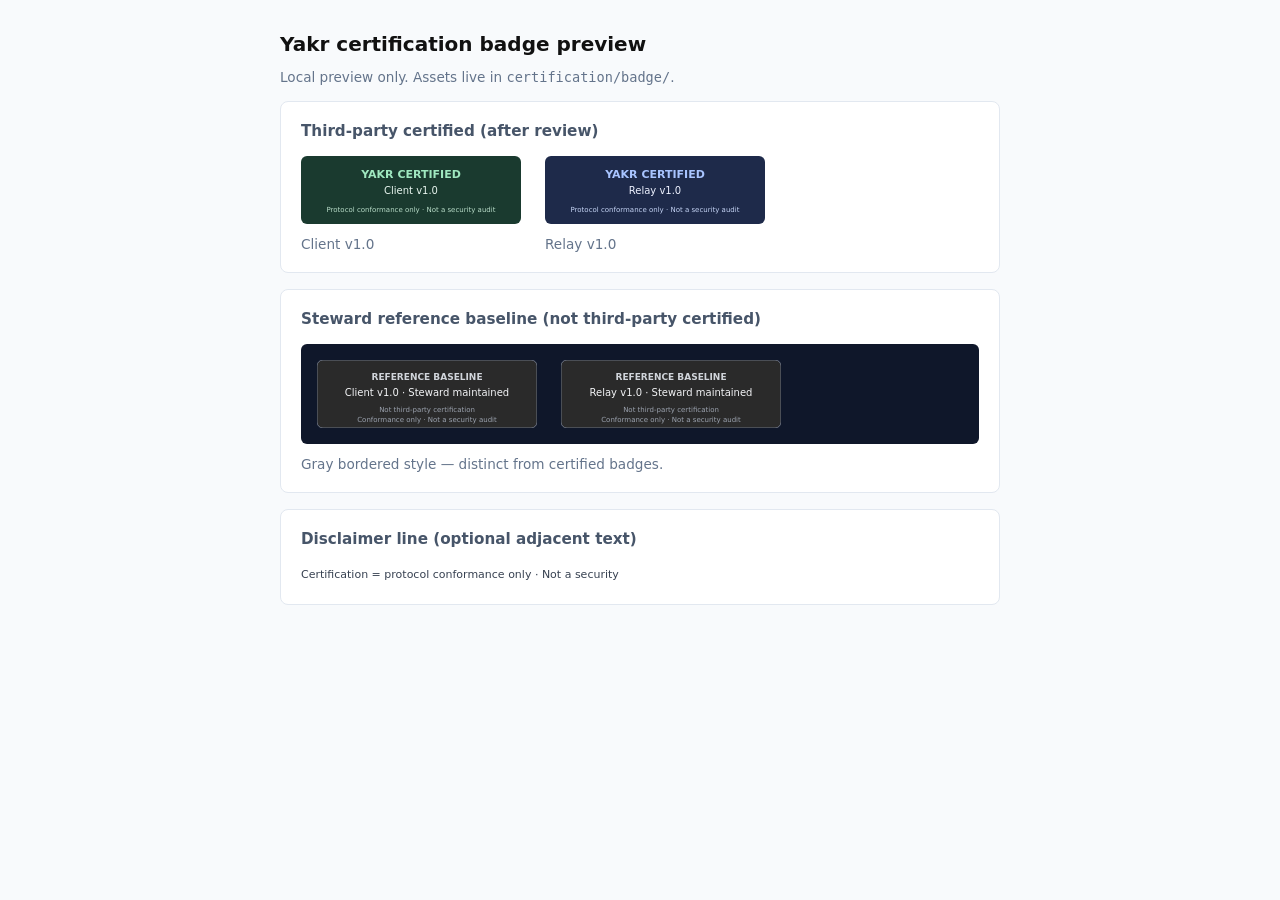
<file: certification/badge/preview.html>
<!DOCTYPE html>
<html lang="en">
<head>
  <meta charset="utf-8" />
  <title>Yakr certification badges — preview</title>
  <style>
    body { font-family: system-ui, sans-serif; max-width: 720px; margin: 2rem auto; padding: 0 1rem; background: #f8fafc; color: #111; }
    h1 { font-size: 1.25rem; }
    section { background: #fff; border: 1px solid #e2e8f0; border-radius: 8px; padding: 1.25rem; margin: 1rem 0; }
    h2 { font-size: 0.95rem; margin: 0 0 1rem; color: #475569; }
    .row { display: flex; flex-wrap: wrap; gap: 1.5rem; align-items: center; }
    img { display: block; max-width: 100%; height: auto; }
    .on-dark { background: #0f172a; padding: 1rem; border-radius: 6px; }
    p { font-size: 0.85rem; color: #64748b; margin: 0.75rem 0 0; }
  </style>
</head>
<body>
  <h1>Yakr certification badge preview</h1>
  <p>Local preview only. Assets live in <code>certification/badge/</code>.</p>

  <section>
    <h2>Third-party certified (after review)</h2>
    <div class="row">
      <div>
        <img src="yakr-certified-client.svg" alt="Yakr Certified Client" width="220" />
        <p>Client v1.0</p>
      </div>
      <div>
        <img src="yakr-certified-relay.svg" alt="Yakr Certified Relay" width="220" />
        <p>Relay v1.0</p>
      </div>
    </div>
  </section>

  <section>
    <h2>Steward reference baseline (not third-party certified)</h2>
    <div class="row on-dark">
      <div>
        <img src="yakr-reference-baseline-client.svg" alt="Reference baseline client" width="220" />
      </div>
      <div>
        <img src="yakr-reference-baseline-relay.svg" alt="Reference baseline relay" width="220" />
      </div>
    </div>
    <p>Gray bordered style — distinct from certified badges.</p>
  </section>

  <section>
    <h2>Disclaimer line (optional adjacent text)</h2>
    <img src="certification-disclaimer-line.svg" alt="Certification disclaimer" width="320" />
  </section>
</body>
</html>
</file>
